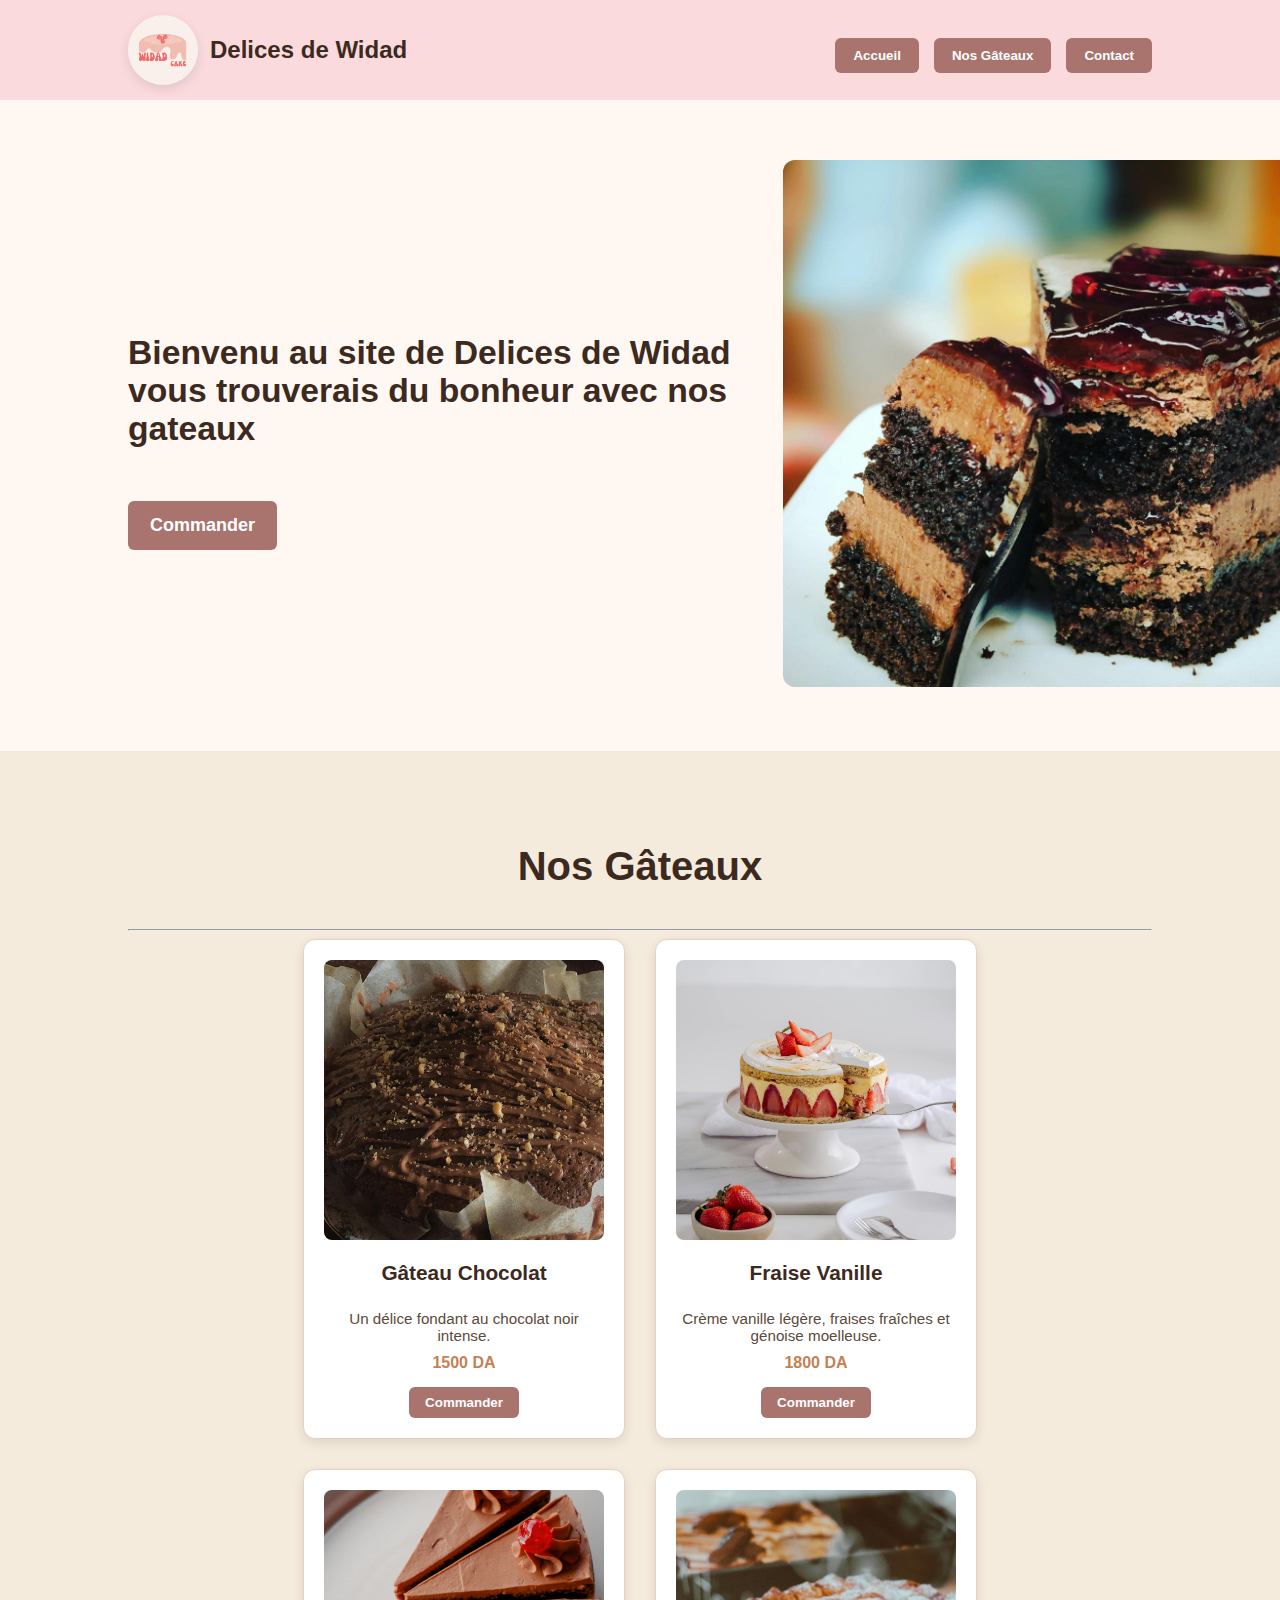
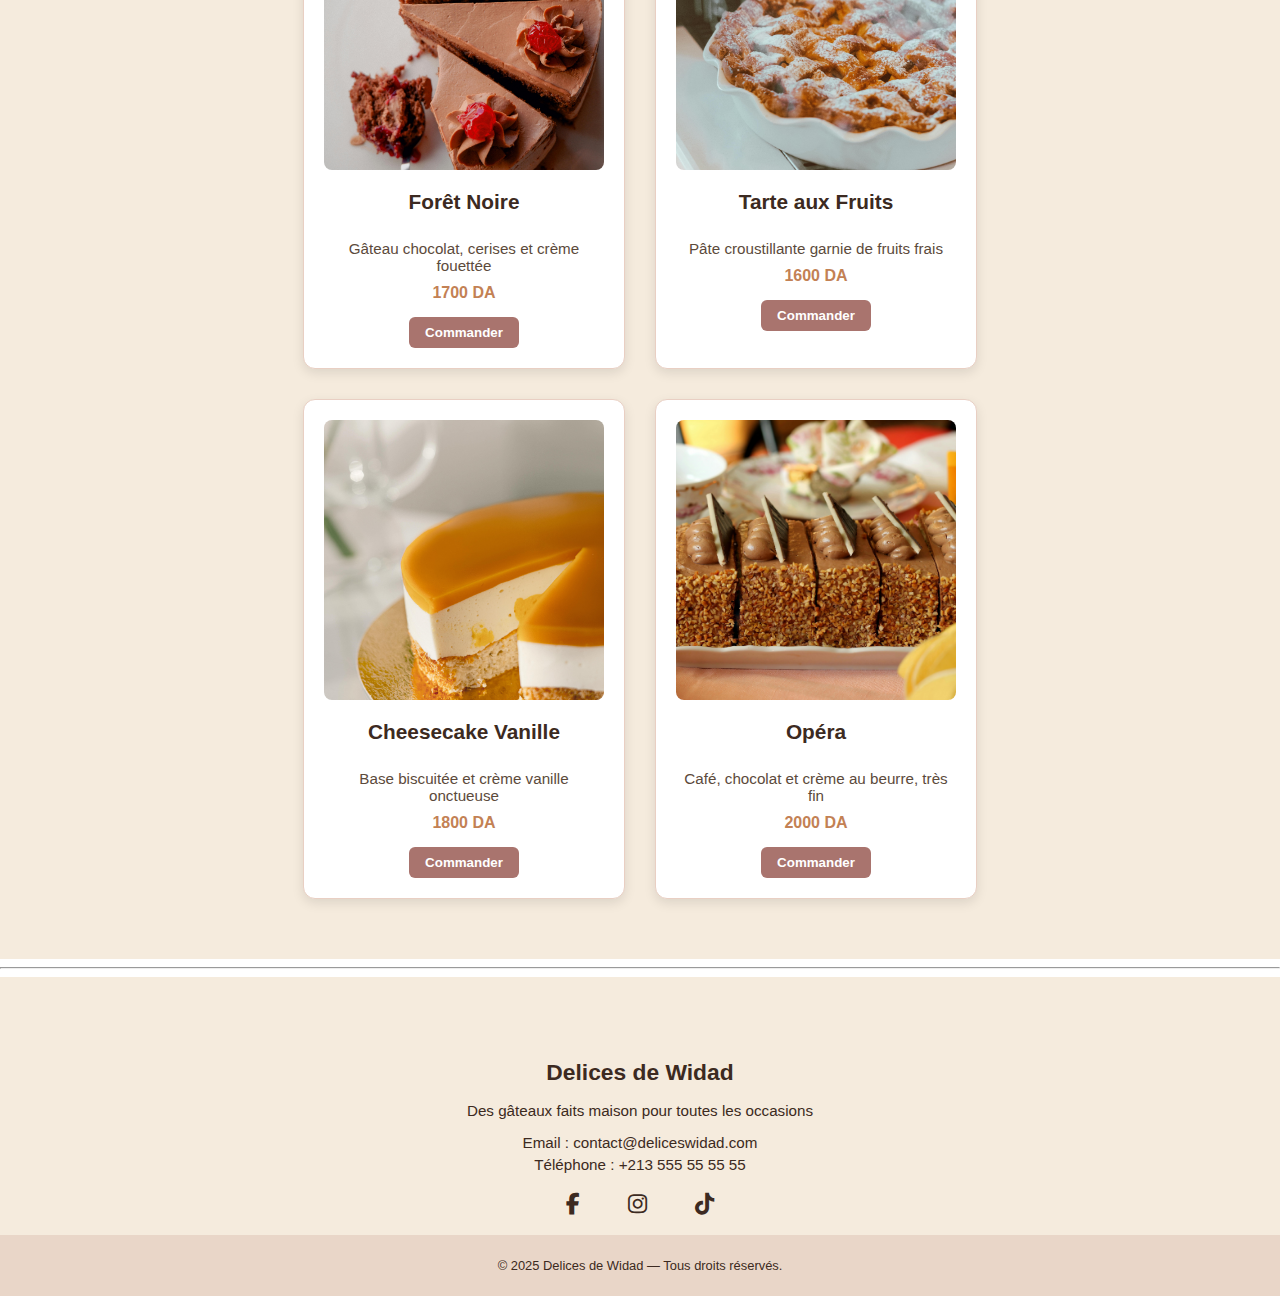
<file: index.html>
<!DOCTYPE html>
<html lang="en">
  <head>
    <meta charset="UTF-8" />
    <meta name="viewport" content="width=device-width, initial-scale=1.0" />
    <link rel="stylesheet" href="style.css" />
    <link
      rel="stylesheet"
      href="https://cdnjs.cloudflare.com/ajax/libs/font-awesome/6.5.0/css/all.min.css"
    />
    <title>Delices de Widad</title>
  </head>
  <body>
    <header class="navbar">
      <div class="logo-container">
        <img src="images/widad_logo.png" alt="Logo" class="logo" />
        <h1 class="site-title">Delices de Widad</h1>
      </div>

      <nav class="nav-buttons">
        <a href="index.html"><button>Accueil</button></a>
        <a href="nos_gateaux.html"><button>Nos Gâteaux</button></a>
        <a href="Contact.html"><button>Contact</button></a>
      </nav>
    </header>
    <section class="section1">
      <div class="text_et_image">
        <div class="textdebienvenu">
          <h3>
            Bienvenu au site de Delices de Widad vous trouverais du bonheur avec
            nos gateaux
          </h3>
          <button class="botoncammande">Commander</button>
        </div>
        <div class="image_acceuil">
          <img class="imageacceuil" src="images/gateau.jpg" alt="" />
        </div>
      </div>
    </section>
    <!--2eme partie-->
    <section class="nos-gateaux">
      <h2>Nos Gâteaux</h2>
      <hr />
      <div class="cartes-container">
        <!-- Carte 1 -->
        <div class="carte">
          <img src="images/gateau au chocolat.jpg" alt="Gâteau chocolat" />
          <h3>Gâteau Chocolat</h3>
          <p>Un délice fondant au chocolat noir intense.</p>
          <span class="prix">1500 DA</span>
          <button class="btn-commander">Commander</button>
        </div>

        <!-- Carte 2 -->
        <div class="carte">
          <img src="images/farise vanille.jpg" alt="Fraise vanille" />
          <h3>Fraise Vanille</h3>
          <p>Crème vanille légère, fraises fraîches et génoise moelleuse.</p>
          <span class="prix">1800 DA</span>
          <button class="btn-commander">Commander</button>
        </div>
        <div class="carte">
          <img src="images/foret noir.jpg" alt="Forêt Noire" />
          <h3>Forêt Noire</h3>
          <p>Gâteau chocolat, cerises et crème fouettée</p>
          <span class="prix">1700 DA</span>
          <button class="btn-commander">Commander</button>
        </div>

        <div class="carte">
          <img src="images/Tarte au fruit.jpg" alt="Tarte aux Fruits" />
          <h3>Tarte aux Fruits</h3>
          <p>Pâte croustillante garnie de fruits frais</p>
          <span class="prix">1600 DA</span>
          <button class="btn-commander">Commander</button>
        </div>

        <div class="carte">
          <img src="images/chease cake.jpg" alt="Cheesecake Vanille" />
          <h3>Cheesecake Vanille</h3>
          <p>Base biscuitée et crème vanille onctueuse</p>
          <span class="prix">1800 DA</span>
          <button class="btn-commander">Commander</button>
        </div>

        <div class="carte">
          <img src="images/opera.jpg" alt="Opéra" />
          <h3>Opéra</h3>
          <p>Café, chocolat et crème au beurre, très fin</p>
          <span class="prix">2000 DA</span>
          <button class="btn-commander">Commander</button>
        </div>
        <!-- Ajoute autant de cartes que tu veux -->
      </div>
    </section>
    <hr />
    <!--bas de la page-->
    <footer class="footer">
      <div class="footer-content">
        <h3>Delices de Widad</h3>
        <p>Des gâteaux faits maison pour toutes les occasions</p>

        <div class="footer-contact">
          <p>Email : contact@deliceswidad.com</p>
          <p>Téléphone : +213 555 55 55 55</p>
        </div>

        <div class="footer-social">
          <a href="#"><i class="fab fa-facebook-f"></i></a>
          <a href="#"><i class="fab fa-instagram"></i></a>
          <a href="#"><i class="fab fa-tiktok"></i></a>
        </div>
      </div>

      <div class="footer-bottom">
        <p>&copy; 2025 Delices de Widad — Tous droits réservés.</p>
      </div>
    </footer>
  </body>
</html>
</file>
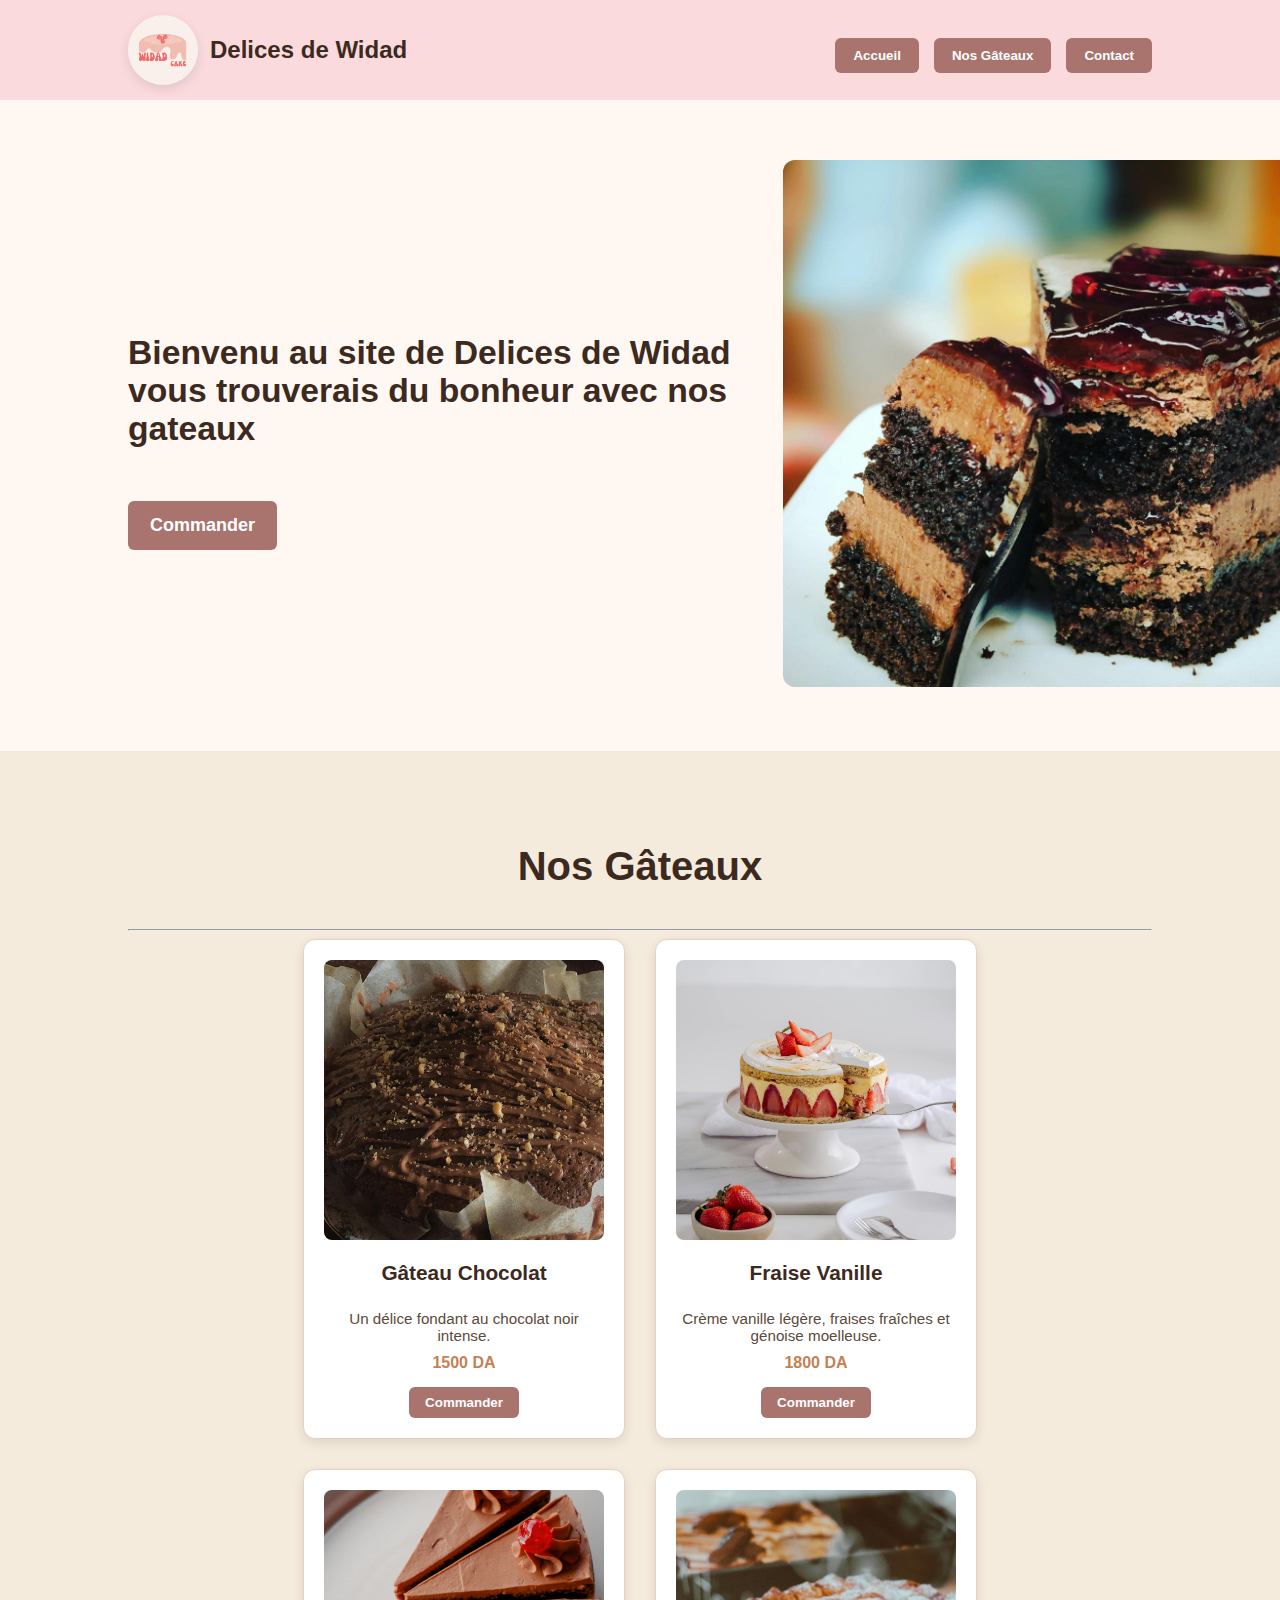
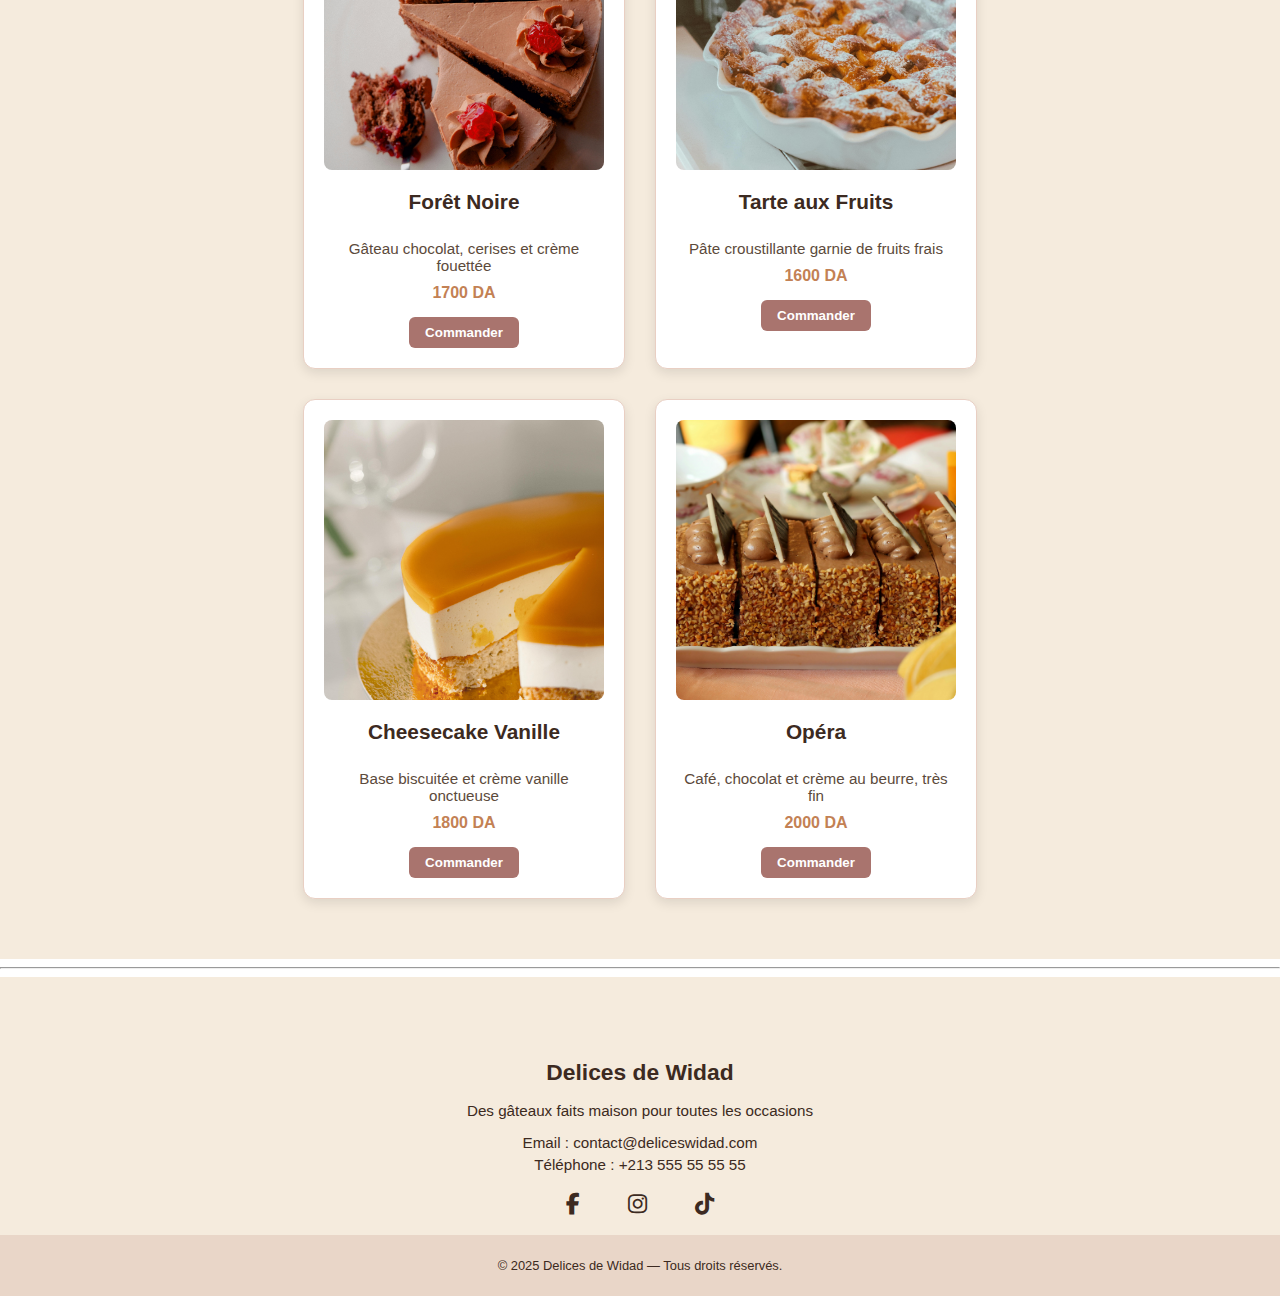
<file: site gateau/index.html>
<!DOCTYPE html>
<html lang="en">
  <head>
    <meta charset="UTF-8" />
    <meta name="viewport" content="width=device-width, initial-scale=1.0" />
    <link rel="stylesheet" href="stylegateau.css" />
    <link
      rel="stylesheet"
      href="https://cdnjs.cloudflare.com/ajax/libs/font-awesome/6.5.0/css/all.min.css"
    />
    <title>Delices de Widad</title>
  </head>
  <body>
    <header class="navbar">
      <div class="logo-container">
        <img src="images/widad_logo.png" alt="Logo" class="logo" />
        <h1 class="site-title">Delices de Widad</h1>
      </div>

      <nav class="nav-buttons">
        <a href="index.html"><button>Accueil</button></a>
        <a href="nos_gateaux.html"><button>Nos Gâteaux</button></a>
        <a href="Contact.html"><button>Contact</button></a>
      </nav>
    </header>
    <section class="section1">
      <div class="text_et_image">
        <div class="textdebienvenu">
          <h3>
            Bienvenu au site de Delices de Widad vous trouverais du bonheur avec
            nos gateaux
          </h3>
          <button class="botoncammande">Commander</button>
        </div>
        <div class="image_acceuil">
          <img class="imageacceuil" src="images/gateau.jpg" alt="" />
        </div>
      </div>
    </section>
    <!--2eme partie-->
    <section class="nos-gateaux">
      <h2>Nos Gâteaux</h2>
      <hr />
      <div class="cartes-container">
        <!-- Carte 1 -->
        <div class="carte">
          <img src="images/gateau au chocolat.jpg" alt="Gâteau chocolat" />
          <h3>Gâteau Chocolat</h3>
          <p>Un délice fondant au chocolat noir intense.</p>
          <span class="prix">1500 DA</span>
          <button class="btn-commander">Commander</button>
        </div>

        <!-- Carte 2 -->
        <div class="carte">
          <img src="images/farise vanille.jpg" alt="Fraise vanille" />
          <h3>Fraise Vanille</h3>
          <p>Crème vanille légère, fraises fraîches et génoise moelleuse.</p>
          <span class="prix">1800 DA</span>
          <button class="btn-commander">Commander</button>
        </div>
        <div class="carte">
          <img src="images/foret noir.jpg" alt="Forêt Noire" />
          <h3>Forêt Noire</h3>
          <p>Gâteau chocolat, cerises et crème fouettée</p>
          <span class="prix">1700 DA</span>
          <button class="btn-commander">Commander</button>
        </div>

        <div class="carte">
          <img src="images/Tarte au fruit.jpg" alt="Tarte aux Fruits" />
          <h3>Tarte aux Fruits</h3>
          <p>Pâte croustillante garnie de fruits frais</p>
          <span class="prix">1600 DA</span>
          <button class="btn-commander">Commander</button>
        </div>

        <div class="carte">
          <img src="images/chease cake.jpg" alt="Cheesecake Vanille" />
          <h3>Cheesecake Vanille</h3>
          <p>Base biscuitée et crème vanille onctueuse</p>
          <span class="prix">1800 DA</span>
          <button class="btn-commander">Commander</button>
        </div>

        <div class="carte">
          <img src="images/opera.jpg" alt="Opéra" />
          <h3>Opéra</h3>
          <p>Café, chocolat et crème au beurre, très fin</p>
          <span class="prix">2000 DA</span>
          <button class="btn-commander">Commander</button>
        </div>
        <!-- Ajoute autant de cartes que tu veux -->
      </div>
    </section>
    <hr />
    <!--bas de la page-->
    <footer class="footer">
      <div class="footer-content">
        <h3>Delices de Widad</h3>
        <p>Des gâteaux faits maison pour toutes les occasions</p>

        <div class="footer-contact">
          <p>Email : contact@deliceswidad.com</p>
          <p>Téléphone : +213 555 55 55 55</p>
        </div>

        <div class="footer-social">
          <a href="#"><i class="fab fa-facebook-f"></i></a>
          <a href="#"><i class="fab fa-instagram"></i></a>
          <a href="#"><i class="fab fa-tiktok"></i></a>
        </div>
      </div>

      <div class="footer-bottom">
        <p>&copy; 2025 Delices de Widad — Tous droits réservés.</p>
      </div>
    </footer>
  </body>
</html>
</file>
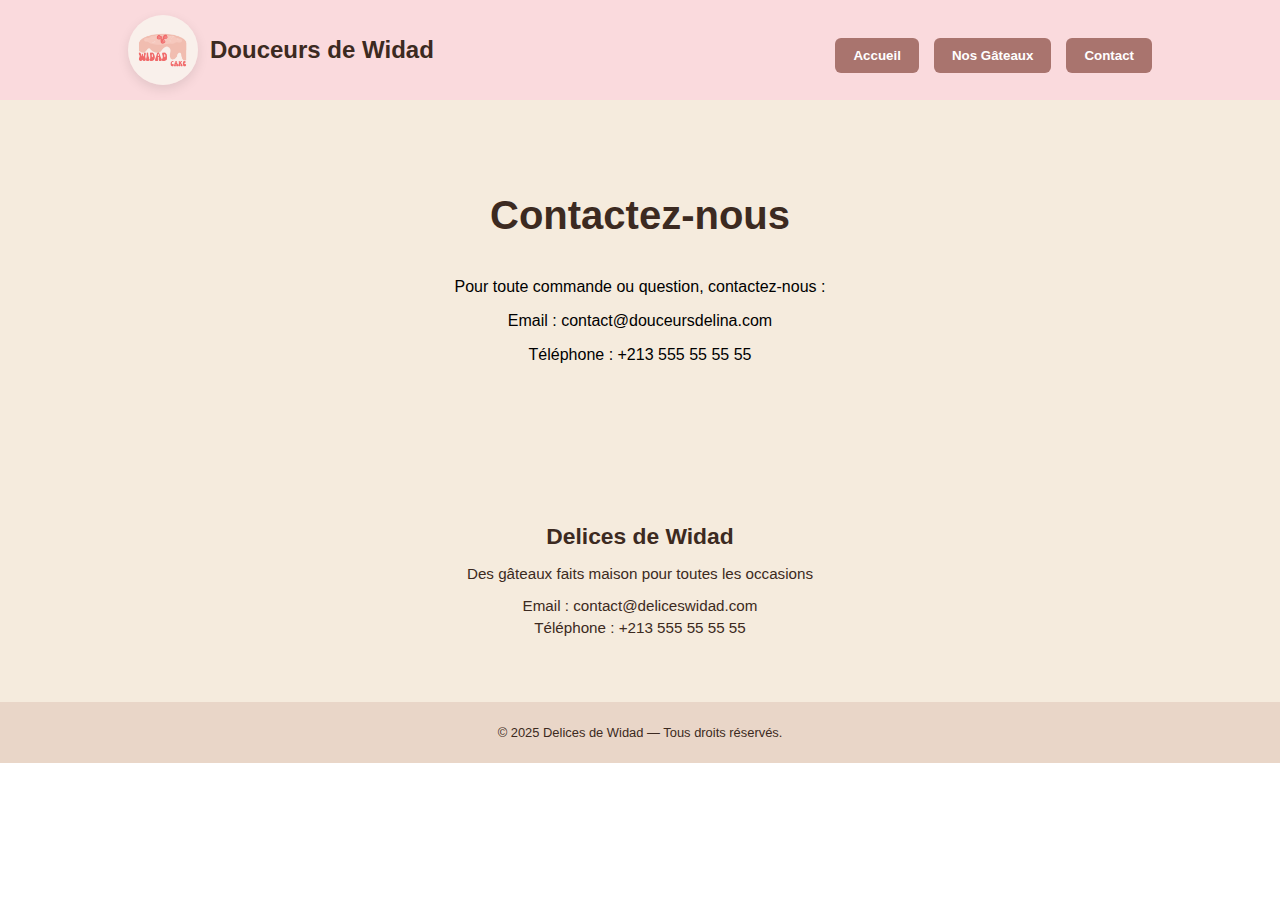
<file: Contact.html>
<!DOCTYPE html>
<html lang="fr">
  <head>
    <meta charset="UTF-8" />
    <meta name="viewport" content="width=device-width, initial-scale=1.0" />
    <link rel="stylesheet" href="style.css" />
    <title>Contact</title>
  </head>
  <body>
    <header class="navbar">
      <div class="logo-container">
        <img src="images/widad_logo.png" alt="Logo" class="logo" />
        <h1 class="site-title">Douceurs de Widad</h1>
      </div>
      <nav class="nav-buttons">
        <a href="index.html"><button>Accueil</button></a>
        <a href="nos_gateaux.html"><button>Nos Gâteaux</button></a>
        <a href="Contact.html"><button>Contact</button></a>
      </nav>
    </header>

    <section class="nos-gateaux">
      <h2>Contactez-nous</h2>
      <p>Pour toute commande ou question, contactez-nous :</p>
      <p>Email : contact@douceursdelina.com</p>
      <p>Téléphone : +213 555 55 55 55</p>
    </section>

    <footer class="footer">
      <div class="footer-content">
        <h3>Delices de Widad</h3>
        <p>Des gâteaux faits maison pour toutes les occasions</p>

        <div class="footer-contact">
          <p>Email : contact@deliceswidad.com</p>
          <p>Téléphone : +213 555 55 55 55</p>
        </div>

        <div class="footer-social">
          <a href="#"><i class="fab fa-facebook-f"></i></a>
          <a href="#"><i class="fab fa-instagram"></i></a>
          <a href="#"><i class="fab fa-tiktok"></i></a>
        </div>
      </div>

      <div class="footer-bottom">
        <p>&copy; 2025 Delices de Widad — Tous droits réservés.</p>
      </div>
    </footer>
  </body>
</html>
</file>
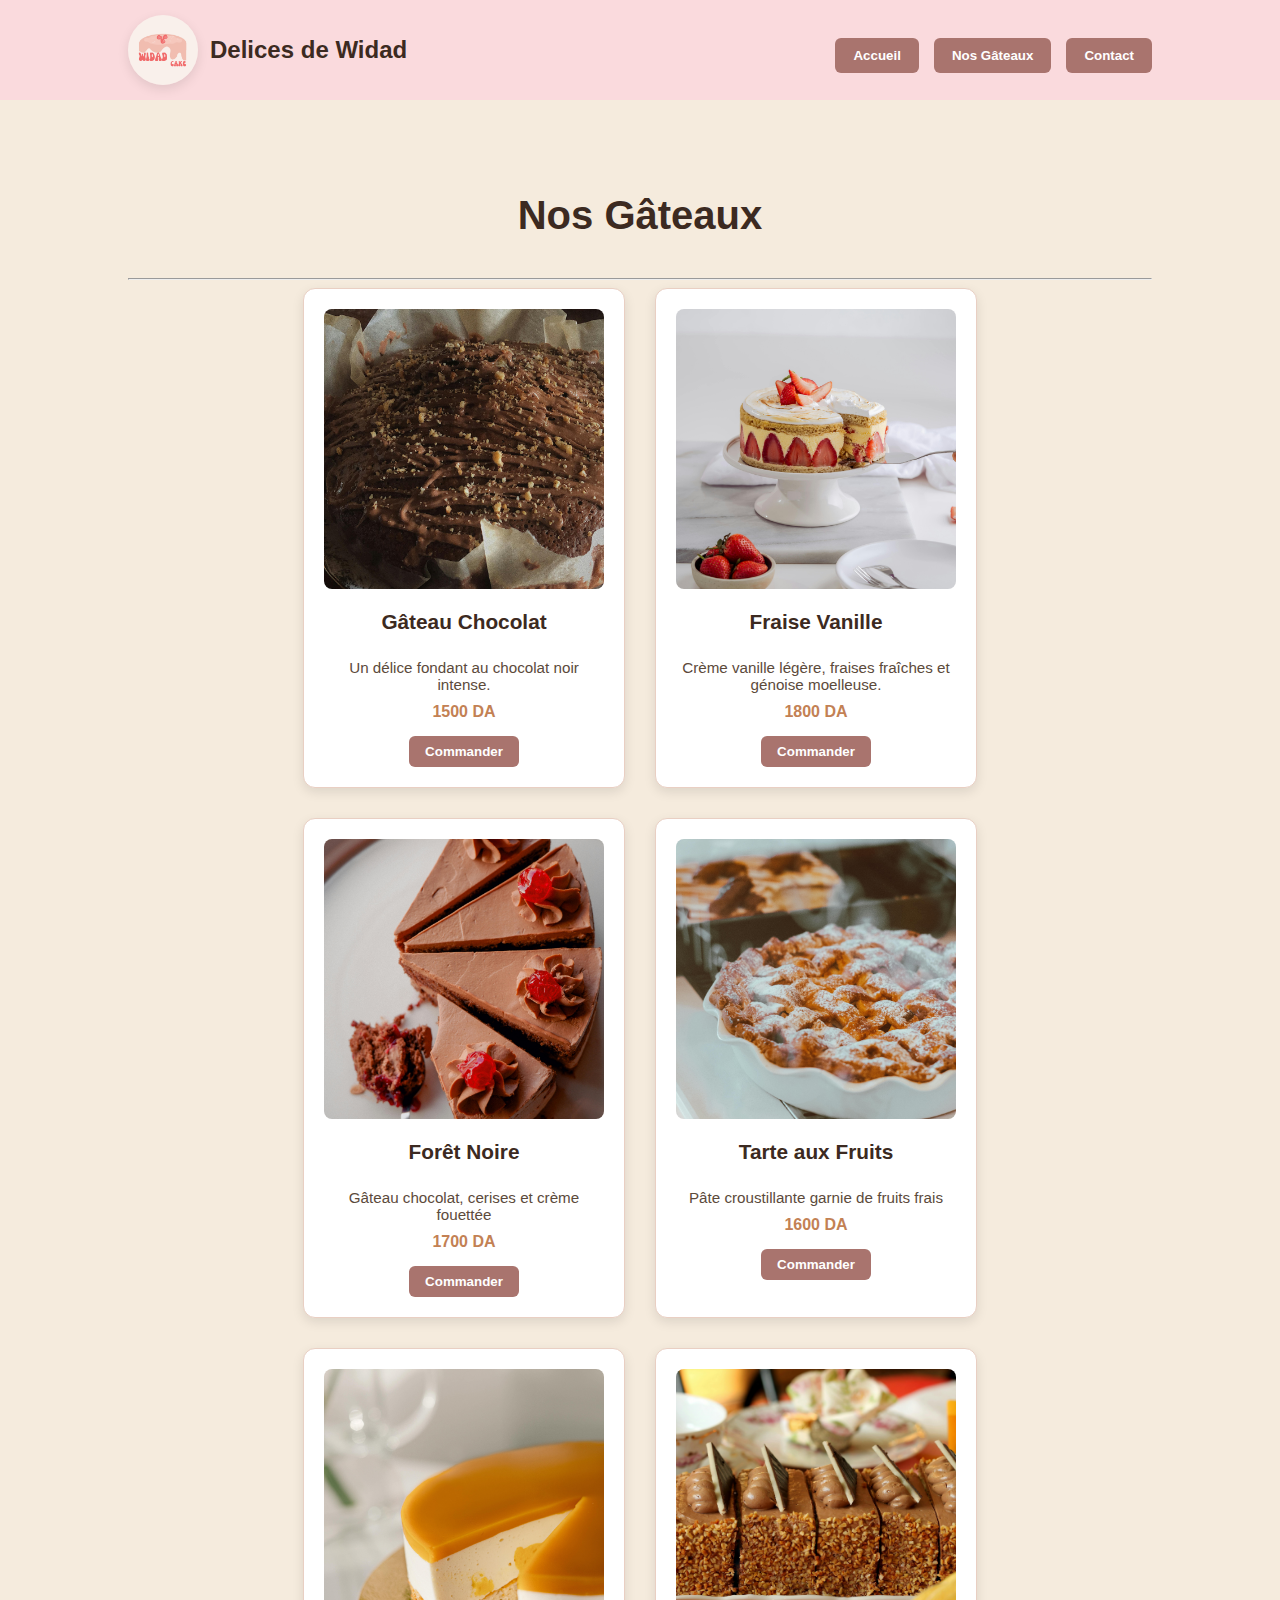
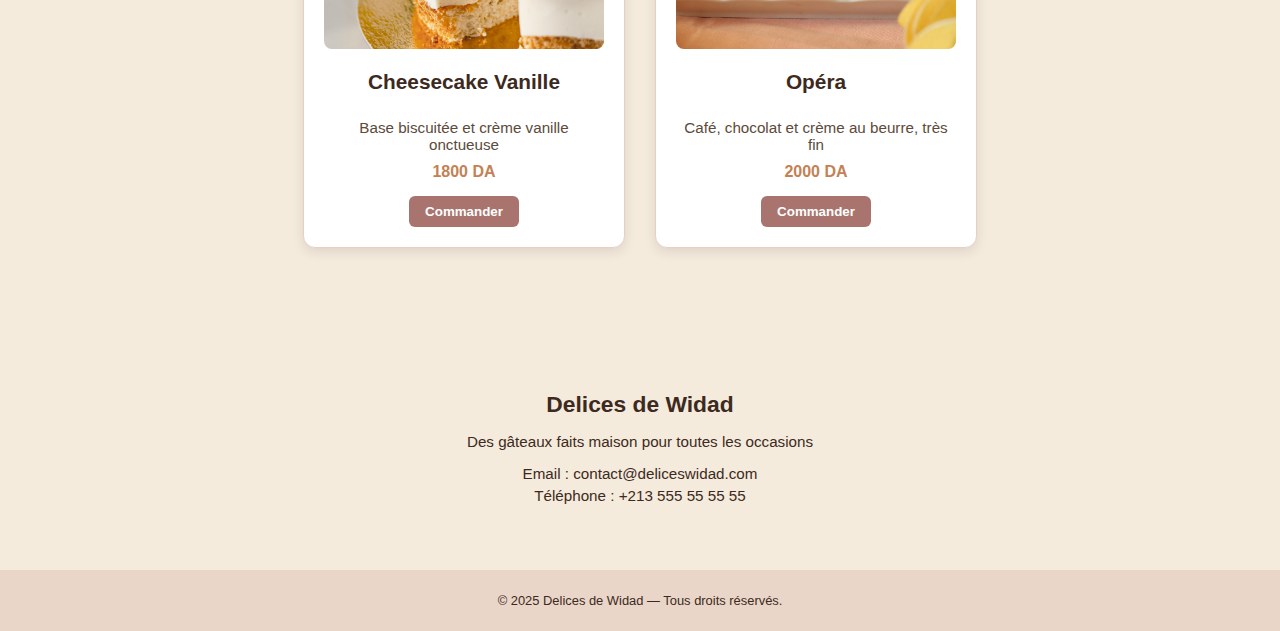
<file: nos_gateaux.html>
<!DOCTYPE html>
<html lang="fr">
  <head>
    <meta charset="UTF-8" />
    <meta name="viewport" content="width=device-width, initial-scale=1.0" />
    <link rel="stylesheet" href="style.css" />
    <title>Nos Gâteaux</title>
  </head>
  <body>
    <header class="navbar">
      <div class="logo-container">
        <img src="images/widad_logo.png" alt="Logo" class="logo" />
        <h1 class="site-title">Delices de Widad</h1>
      </div>
      <nav class="nav-buttons">
        <a href="index.html"><button>Accueil</button></a>
        <a href="nos_gateaux.html"><button>Nos Gâteaux</button></a>
        <a href="Contact.html"><button>Contact</button></a>
      </nav>
    </header>

    <section class="nos-gateaux">
      <h2>Nos Gâteaux</h2>
      <hr />
      <div class="cartes-container">
        <div class="carte">
          <img src="images/gateau au chocolat.jpg" alt="Gâteau chocolat" />
          <h3>Gâteau Chocolat</h3>
          <p>Un délice fondant au chocolat noir intense.</p>
          <span class="prix">1500 DA</span>
          <button class="btn-commander">Commander</button>
        </div>

        <!-- Carte 2 -->
        <div class="carte">
          <img src="images/farise vanille.jpg" alt="Fraise vanille" />
          <h3>Fraise Vanille</h3>
          <p>Crème vanille légère, fraises fraîches et génoise moelleuse.</p>
          <span class="prix">1800 DA</span>
          <button class="btn-commander">Commander</button>
        </div>
        <div class="carte">
          <img src="images/foret noir.jpg" alt="Forêt Noire" />
          <h3>Forêt Noire</h3>
          <p>Gâteau chocolat, cerises et crème fouettée</p>
          <span class="prix">1700 DA</span>
          <button class="btn-commander">Commander</button>
        </div>

        <div class="carte">
          <img src="images/Tarte au fruit.jpg" alt="Tarte aux Fruits" />
          <h3>Tarte aux Fruits</h3>
          <p>Pâte croustillante garnie de fruits frais</p>
          <span class="prix">1600 DA</span>
          <button class="btn-commander">Commander</button>
        </div>

        <div class="carte">
          <img src="images/chease cake.jpg" alt="Cheesecake Vanille" />
          <h3>Cheesecake Vanille</h3>
          <p>Base biscuitée et crème vanille onctueuse</p>
          <span class="prix">1800 DA</span>
          <button class="btn-commander">Commander</button>
        </div>

        <div class="carte">
          <img src="images/opera.jpg" alt="Opéra" />
          <h3>Opéra</h3>
          <p>Café, chocolat et crème au beurre, très fin</p>
          <span class="prix">2000 DA</span>
          <button class="btn-commander">Commander</button>
        </div>
      </div>
    </section>

    <footer class="footer">
      <div class="footer-content">
        <h3>Delices de Widad</h3>
        <p>Des gâteaux faits maison pour toutes les occasions</p>

        <div class="footer-contact">
          <p>Email : contact@deliceswidad.com</p>
          <p>Téléphone : +213 555 55 55 55</p>
        </div>

        <div class="footer-social">
          <a href="#"><i class="fab fa-facebook-f"></i></a>
          <a href="#"><i class="fab fa-instagram"></i></a>
          <a href="#"><i class="fab fa-tiktok"></i></a>
        </div>
      </div>

      <div class="footer-bottom">
        <p>&copy; 2025 Delices de Widad — Tous droits réservés.</p>
      </div>
    </footer>
  </body>
</html>
</file>
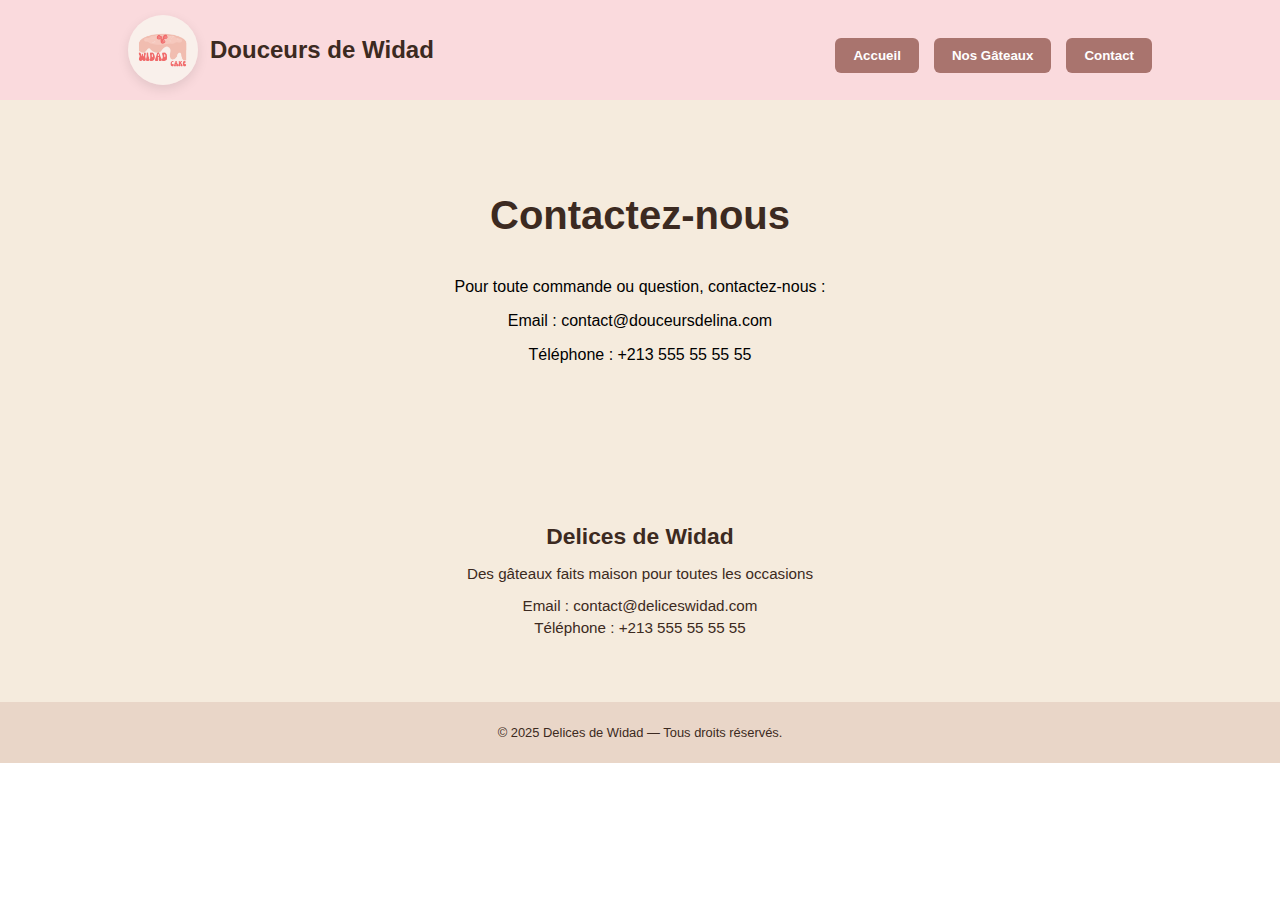
<file: site gateau/Contact.html>
<!DOCTYPE html>
<html lang="fr">
  <head>
    <meta charset="UTF-8" />
    <meta name="viewport" content="width=device-width, initial-scale=1.0" />
    <link rel="stylesheet" href="stylegateau.css" />
    <title>Contact</title>
  </head>
  <body>
    <header class="navbar">
      <div class="logo-container">
        <img src="images/widad_logo.png" alt="Logo" class="logo" />
        <h1 class="site-title">Douceurs de Widad</h1>
      </div>
      <nav class="nav-buttons">
        <a href="index.html"><button>Accueil</button></a>
        <a href="nos_gateaux.html"><button>Nos Gâteaux</button></a>
        <a href="Contact.html"><button>Contact</button></a>
      </nav>
    </header>

    <section class="nos-gateaux">
      <h2>Contactez-nous</h2>
      <p>Pour toute commande ou question, contactez-nous :</p>
      <p>Email : contact@douceursdelina.com</p>
      <p>Téléphone : +213 555 55 55 55</p>
    </section>

    <footer class="footer">
      <div class="footer-content">
        <h3>Delices de Widad</h3>
        <p>Des gâteaux faits maison pour toutes les occasions</p>

        <div class="footer-contact">
          <p>Email : contact@deliceswidad.com</p>
          <p>Téléphone : +213 555 55 55 55</p>
        </div>

        <div class="footer-social">
          <a href="#"><i class="fab fa-facebook-f"></i></a>
          <a href="#"><i class="fab fa-instagram"></i></a>
          <a href="#"><i class="fab fa-tiktok"></i></a>
        </div>
      </div>

      <div class="footer-bottom">
        <p>&copy; 2025 Delices de Widad — Tous droits réservés.</p>
      </div>
    </footer>
  </body>
</html>
</file>
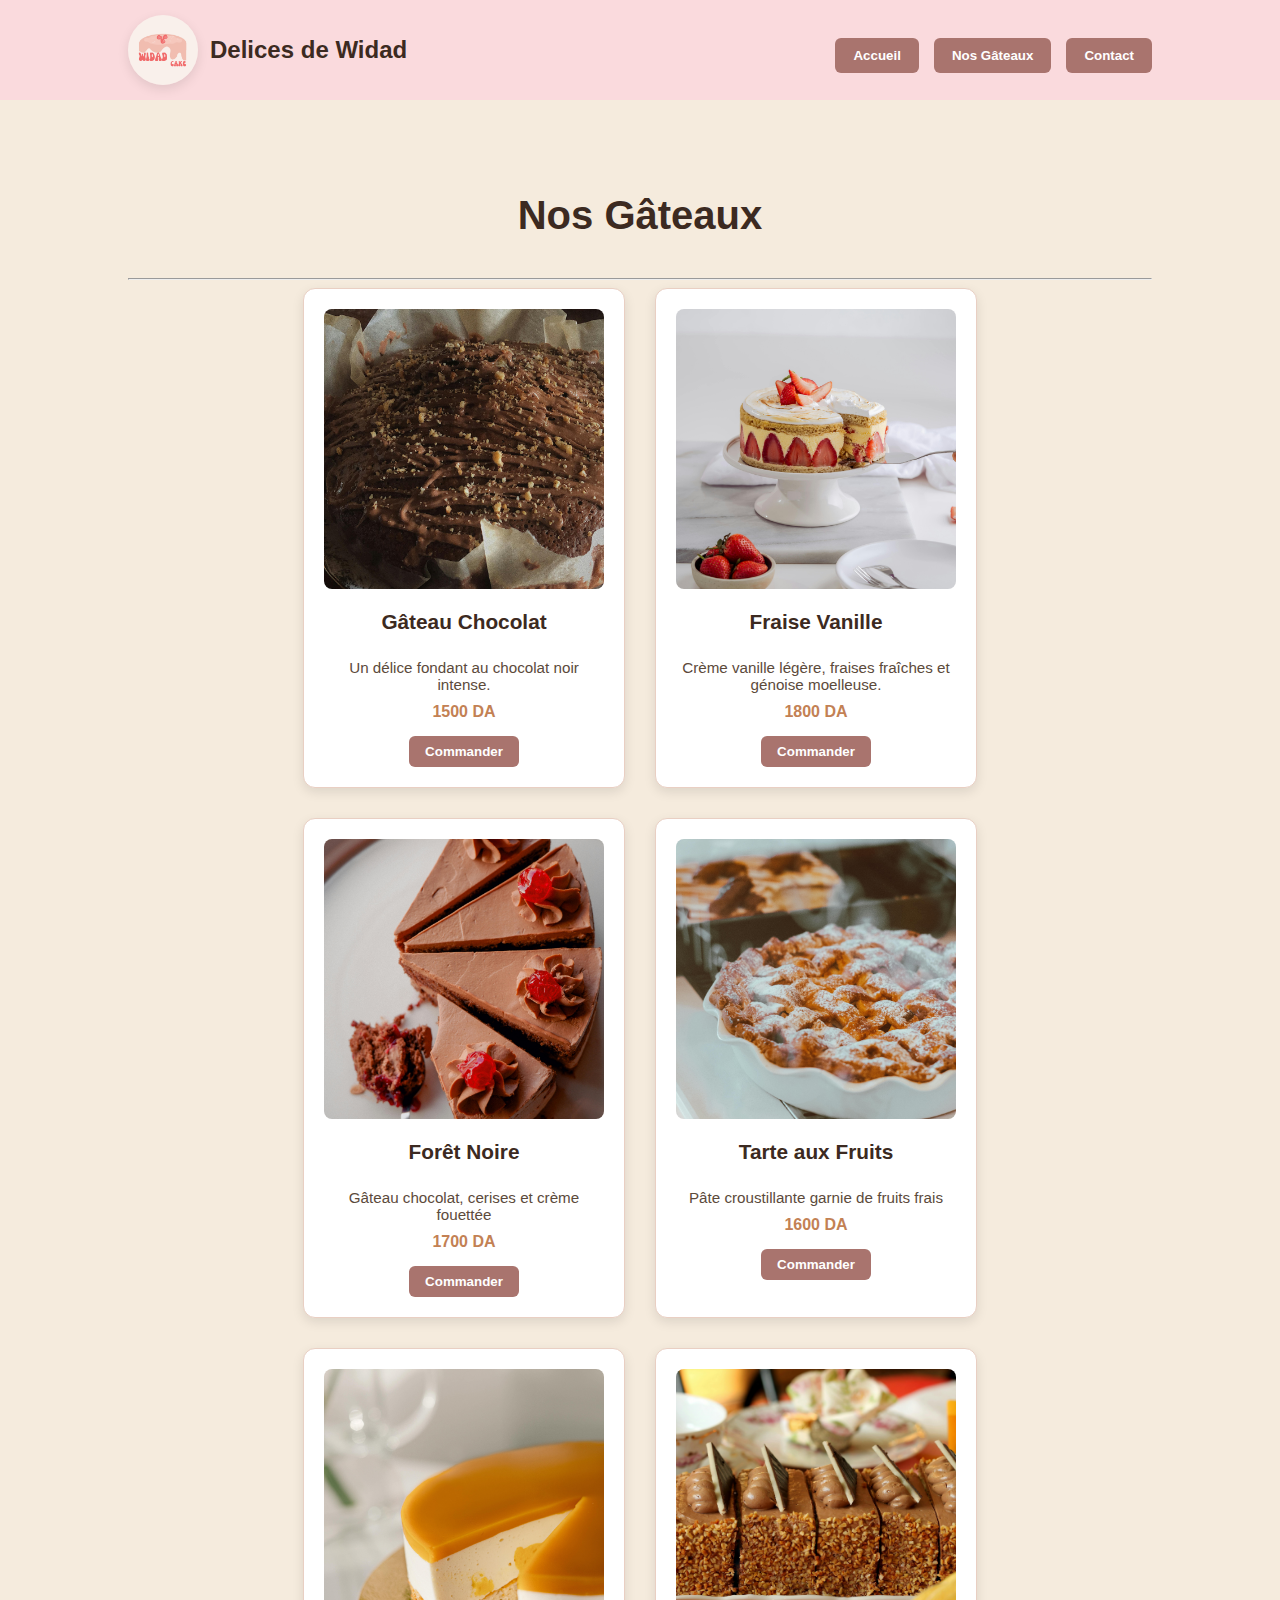
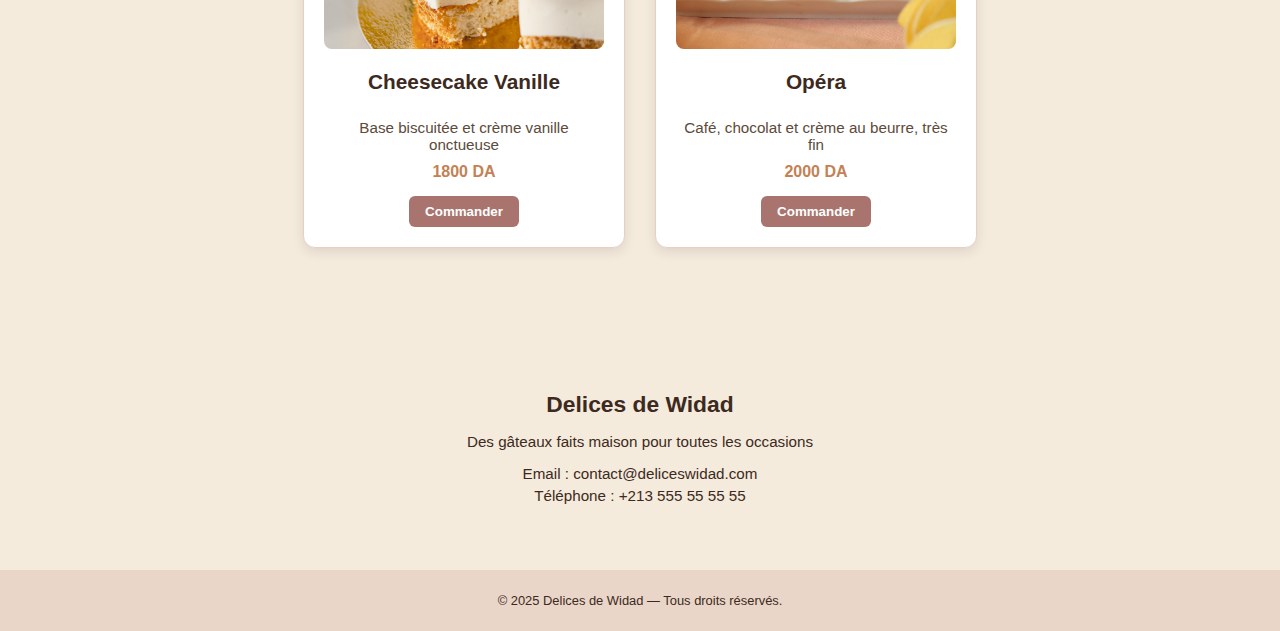
<file: site gateau/nos_gateaux.html>
<!DOCTYPE html>
<html lang="fr">
  <head>
    <meta charset="UTF-8" />
    <meta name="viewport" content="width=device-width, initial-scale=1.0" />
    <link rel="stylesheet" href="stylegateau.css" />
    <title>Nos Gâteaux</title>
  </head>
  <body>
    <header class="navbar">
      <div class="logo-container">
        <img src="images/widad_logo.png" alt="Logo" class="logo" />
        <h1 class="site-title">Delices de Widad</h1>
      </div>
      <nav class="nav-buttons">
        <a href="index.html"><button>Accueil</button></a>
        <a href="nos_gateaux.html"><button>Nos Gâteaux</button></a>
        <a href="Contact.html"><button>Contact</button></a>
      </nav>
    </header>

    <section class="nos-gateaux">
      <h2>Nos Gâteaux</h2>
      <hr />
      <div class="cartes-container">
        <div class="carte">
          <img src="images/gateau au chocolat.jpg" alt="Gâteau chocolat" />
          <h3>Gâteau Chocolat</h3>
          <p>Un délice fondant au chocolat noir intense.</p>
          <span class="prix">1500 DA</span>
          <button class="btn-commander">Commander</button>
        </div>

        <!-- Carte 2 -->
        <div class="carte">
          <img src="images/farise vanille.jpg" alt="Fraise vanille" />
          <h3>Fraise Vanille</h3>
          <p>Crème vanille légère, fraises fraîches et génoise moelleuse.</p>
          <span class="prix">1800 DA</span>
          <button class="btn-commander">Commander</button>
        </div>
        <div class="carte">
          <img src="images/foret noir.jpg" alt="Forêt Noire" />
          <h3>Forêt Noire</h3>
          <p>Gâteau chocolat, cerises et crème fouettée</p>
          <span class="prix">1700 DA</span>
          <button class="btn-commander">Commander</button>
        </div>

        <div class="carte">
          <img src="images/Tarte au fruit.jpg" alt="Tarte aux Fruits" />
          <h3>Tarte aux Fruits</h3>
          <p>Pâte croustillante garnie de fruits frais</p>
          <span class="prix">1600 DA</span>
          <button class="btn-commander">Commander</button>
        </div>

        <div class="carte">
          <img src="images/chease cake.jpg" alt="Cheesecake Vanille" />
          <h3>Cheesecake Vanille</h3>
          <p>Base biscuitée et crème vanille onctueuse</p>
          <span class="prix">1800 DA</span>
          <button class="btn-commander">Commander</button>
        </div>

        <div class="carte">
          <img src="images/opera.jpg" alt="Opéra" />
          <h3>Opéra</h3>
          <p>Café, chocolat et crème au beurre, très fin</p>
          <span class="prix">2000 DA</span>
          <button class="btn-commander">Commander</button>
        </div>
      </div>
    </section>

    <footer class="footer">
      <div class="footer-content">
        <h3>Delices de Widad</h3>
        <p>Des gâteaux faits maison pour toutes les occasions</p>

        <div class="footer-contact">
          <p>Email : contact@deliceswidad.com</p>
          <p>Téléphone : +213 555 55 55 55</p>
        </div>

        <div class="footer-social">
          <a href="#"><i class="fab fa-facebook-f"></i></a>
          <a href="#"><i class="fab fa-instagram"></i></a>
          <a href="#"><i class="fab fa-tiktok"></i></a>
        </div>
      </div>

      <div class="footer-bottom">
        <p>&copy; 2025 Delices de Widad — Tous droits réservés.</p>
      </div>
    </footer>
  </body>
</html>
</file>
<file: style.css>
body {
  margin: 0;
  padding: 0;
  overflow-x: hidden;
  font-family: sans-serif;
}

/* === HEADER === */
.navbar {
  display: flex;
  justify-content: space-between;
  align-items: center;
  background-color: #fadadd;
  padding: 15px 10%;
  flex-wrap: wrap;
  box-shadow: 0 4px 12px rgba(0, 0, 0, 0.1);
}

.logo-container {
  display: flex;
  align-items: center;
  gap: 12px;
}

.logo {
  width: 70px;
  height: 70px;
  object-fit: contain;
  border-radius: 50%;
  box-shadow: 0 4px 12px rgba(0, 0, 0, 0.1);
}

.site-title {
  font-size: 1.5em;
  color: #3c2a21;
  margin: 0;
}

.nav-buttons {
  display: flex;
  gap: 15px;
  margin-top: 10px;
}

.nav-buttons button {
  background-color: #a9746e;
  color: white;
  border: none;
  padding: 10px 18px;
  border-radius: 6px;
  cursor: pointer;
  font-weight: bold;
  transition: background-color 0.3s ease;
}

.nav-buttons button:hover {
  background-color: #e26d5a;
}

/* === SECTION ACCUEIL === */
.section1 {
  width: 100%;
  background-color: #fff8f2;
  padding: 60px 10%;
}

.text_et_image {
  display: flex;
  align-items: center;
  gap: 30px;
  flex-wrap: wrap;
}

.textdebienvenu {
  flex: 1;
  font-size: 1.8em;
  color: #3c2a21;
  display: flex;
  flex-direction: column;
  justify-content: center;
  gap: 20px;
}

.botoncammande {
  background-color: #a9746e;
  border: none;
  color: white;
  padding: 14px 22px;
  border-radius: 6px;
  cursor: pointer;
  font-weight: bold;
  transition: background-color 0.3s ease;
  font-size: 18px;
  width: fit-content;
}

.botoncammande:hover {
  background-color: #e26d5a;
}

.image_acceuil {
  flex: 1;
  overflow: hidden;
}

.imageacceuil {
  width: 100%;
  height: 100%;
  object-fit: cover;
  border-radius: 12px;
}

/* === SECTION GÂTEAUX === */
.nos-gateaux {
  padding: 60px 10%;
  background-color: #f5ebdd;
  text-align: center;
}

.nos-gateaux h2 {
  font-size: 2.5em;
  margin-bottom: 40px;
  color: #3c2a21;
}

.cartes-container {
  display: flex;
  flex-wrap: wrap;
  justify-content: center;
  gap: 30px;
}

.carte {
  background-color: white;
  border-radius: 12px;
  box-shadow: 0 4px 12px rgba(0, 0, 0, 0.1);
  width: 280px;
  padding: 20px;
  display: flex;
  flex-direction: column;
  align-items: center;
  border: 1px solid #e9cfc3;
  transition: transform 0.3s ease, box-shadow 0.3s ease;
}

.carte:hover {
  transform: scale(1.03);
  box-shadow: 0 8px 16px rgba(0, 0, 0, 0.2);
}

.carte img {
  width: 100%;
  aspect-ratio: 1 / 1;
  object-fit: cover;
  border-radius: 8px;
}

.carte h3 {
  font-size: 1.3em;
  color: #3c2a21;
  margin-bottom: 10px;
}

.carte p {
  font-size: 0.95em;
  color: #5c4a3b;
  margin-bottom: 10px;
}

.prix {
  font-weight: bold;
  color: #c38154;
  margin-bottom: 15px;
}

.btn-commander {
  background-color: #a9746e;
  color: white;
  border: none;
  padding: 8px 16px;
  border-radius: 6px;
  cursor: pointer;
  font-weight: bold;
  transition: background-color 0.3s ease;
  width: fit-content;
}

.btn-commander:hover {
  background-color: #e26d5a;
}

/* === FOOTER === */
.footer {
  background-color: #f5ebdd;
  color: #3c2a21;
  padding-top: 40px;
  font-size: 0.95em;
}

.footer-content {
  max-width: 1000px;
  margin: auto;
  text-align: center;
  padding: 20px;
}

.footer-content h3 {
  font-size: 1.5em;
  margin-bottom: 10px;
}

.footer-contact p {
  margin: 5px 0;
}

.footer-social {
  margin-top: 20px;
}

.footer-social a {
  margin: 0 10px;
  display: inline-block;
}

.footer-social i {
  font-size: 22px;
  color: #3c2a21;
  margin: 0 12px;
  transition: transform 0.3s ease, color 0.3s ease;
}

.footer-social i:hover {
  transform: scale(1.3);
  color: #e26d5a;
}

.footer-bottom {
  background-color: #e9d6c8;
  padding: 10px 0;
  text-align: center;
  font-size: 0.85em;
}

/* === RESPONSIVE === */
@media (max-width: 768px) {
  .navbar {
    flex-direction: column;
    align-items: center;
    gap: 10px;
  }

  .nav-buttons {
    flex-direction: row;
    justify-content: center;
    flex-wrap: wrap;
    width: 100%;
    gap: 8px;
  }

  .nav-buttons button {
    padding: 8px 12px;
    font-size: 0.9em;
    width: auto;
  }

  .text_et_image {
    flex-direction: row;
    flex-wrap: nowrap;
    justify-content: space-between;
    align-items: center;
    gap: 10px;
  }

  .textdebienvenu {
    width: 60%;
    font-size: 1em;
    padding: 10px;
    align-items: flex-start;
    justify-content: center;
  }

  .botoncammande {
    margin-top: 10px;
    padding: 8px 14px;
    font-size: 0.9em;
  }

  .image_acceuil {
    width: 40%;
  }

  .imageacceuil {
    width: 100%;
    max-height: 180px;
    object-fit: cover;
    border-radius: 10px;
  }

  .cartes-container {
    flex-direction: column;
    align-items: center;
  }

  .carte {
    width: 90%;
    margin-bottom: 20px;
  }
}
</file>
<file: site gateau/stylegateau.css>
body {
  margin: 0;
  padding: 0;
  overflow-x: hidden;
  font-family: sans-serif;
}

/* === HEADER === */
.navbar {
  display: flex;
  justify-content: space-between;
  align-items: center;
  background-color: #fadadd;
  padding: 15px 10%;
  flex-wrap: wrap;
  box-shadow: 0 4px 12px rgba(0, 0, 0, 0.1);
}

.logo-container {
  display: flex;
  align-items: center;
  gap: 12px;
}

.logo {
  width: 70px;
  height: 70px;
  object-fit: contain;
  border-radius: 50%;
  box-shadow: 0 4px 12px rgba(0, 0, 0, 0.1);
}

.site-title {
  font-size: 1.5em;
  color: #3c2a21;
  margin: 0;
}

.nav-buttons {
  display: flex;
  gap: 15px;
  margin-top: 10px;
}

.nav-buttons button {
  background-color: #a9746e;
  color: white;
  border: none;
  padding: 10px 18px;
  border-radius: 6px;
  cursor: pointer;
  font-weight: bold;
  transition: background-color 0.3s ease;
}

.nav-buttons button:hover {
  background-color: #e26d5a;
}

/* === SECTION ACCUEIL === */
.section1 {
  width: 100%;
  background-color: #fff8f2;
  padding: 60px 10%;
}

.text_et_image {
  display: flex;
  align-items: center;
  gap: 30px;
  flex-wrap: wrap;
}

.textdebienvenu {
  flex: 1;
  font-size: 1.8em;
  color: #3c2a21;
  display: flex;
  flex-direction: column;
  justify-content: center;
  gap: 20px;
}

.botoncammande {
  background-color: #a9746e;
  border: none;
  color: white;
  padding: 14px 22px;
  border-radius: 6px;
  cursor: pointer;
  font-weight: bold;
  transition: background-color 0.3s ease;
  font-size: 18px;
  width: fit-content;
}

.botoncammande:hover {
  background-color: #e26d5a;
}

.image_acceuil {
  flex: 1;
  overflow: hidden;
}

.imageacceuil {
  width: 100%;
  height: 100%;
  object-fit: cover;
  border-radius: 12px;
}

/* === SECTION GÂTEAUX === */
.nos-gateaux {
  padding: 60px 10%;
  background-color: #f5ebdd;
  text-align: center;
}

.nos-gateaux h2 {
  font-size: 2.5em;
  margin-bottom: 40px;
  color: #3c2a21;
}

.cartes-container {
  display: flex;
  flex-wrap: wrap;
  justify-content: center;
  gap: 30px;
}

.carte {
  background-color: white;
  border-radius: 12px;
  box-shadow: 0 4px 12px rgba(0, 0, 0, 0.1);
  width: 280px;
  padding: 20px;
  display: flex;
  flex-direction: column;
  align-items: center;
  border: 1px solid #e9cfc3;
  transition: transform 0.3s ease, box-shadow 0.3s ease;
}

.carte:hover {
  transform: scale(1.03);
  box-shadow: 0 8px 16px rgba(0, 0, 0, 0.2);
}

.carte img {
  width: 100%;
  aspect-ratio: 1 / 1;
  object-fit: cover;
  border-radius: 8px;
}

.carte h3 {
  font-size: 1.3em;
  color: #3c2a21;
  margin-bottom: 10px;
}

.carte p {
  font-size: 0.95em;
  color: #5c4a3b;
  margin-bottom: 10px;
}

.prix {
  font-weight: bold;
  color: #c38154;
  margin-bottom: 15px;
}

.btn-commander {
  background-color: #a9746e;
  color: white;
  border: none;
  padding: 8px 16px;
  border-radius: 6px;
  cursor: pointer;
  font-weight: bold;
  transition: background-color 0.3s ease;
  width: fit-content;
}

.btn-commander:hover {
  background-color: #e26d5a;
}

/* === FOOTER === */
.footer {
  background-color: #f5ebdd;
  color: #3c2a21;
  padding-top: 40px;
  font-size: 0.95em;
}

.footer-content {
  max-width: 1000px;
  margin: auto;
  text-align: center;
  padding: 20px;
}

.footer-content h3 {
  font-size: 1.5em;
  margin-bottom: 10px;
}

.footer-contact p {
  margin: 5px 0;
}

.footer-social {
  margin-top: 20px;
}

.footer-social a {
  margin: 0 10px;
  display: inline-block;
}

.footer-social i {
  font-size: 22px;
  color: #3c2a21;
  margin: 0 12px;
  transition: transform 0.3s ease, color 0.3s ease;
}

.footer-social i:hover {
  transform: scale(1.3);
  color: #e26d5a;
}

.footer-bottom {
  background-color: #e9d6c8;
  padding: 10px 0;
  text-align: center;
  font-size: 0.85em;
}

/* === RESPONSIVE === */
@media (max-width: 768px) {
  .navbar {
    flex-direction: column;
    align-items: center;
    gap: 10px;
  }

  .nav-buttons {
    flex-direction: row;
    justify-content: center;
    flex-wrap: wrap;
    width: 100%;
    gap: 8px;
  }

  .nav-buttons button {
    padding: 8px 12px;
    font-size: 0.9em;
    width: auto;
  }

  .text_et_image {
    flex-direction: row;
    flex-wrap: nowrap;
    justify-content: space-between;
    align-items: center;
    gap: 10px;
  }

  .textdebienvenu {
    width: 60%;
    font-size: 1em;
    padding: 10px;
    align-items: flex-start;
    justify-content: center;
  }

  .botoncammande {
    margin-top: 10px;
    padding: 8px 14px;
    font-size: 0.9em;
  }

  .image_acceuil {
    width: 40%;
  }

  .imageacceuil {
    width: 100%;
    max-height: 180px;
    object-fit: cover;
    border-radius: 10px;
  }

  .cartes-container {
    flex-direction: column;
    align-items: center;
  }

  .carte {
    width: 90%;
    margin-bottom: 20px;
  }
}
</file>
